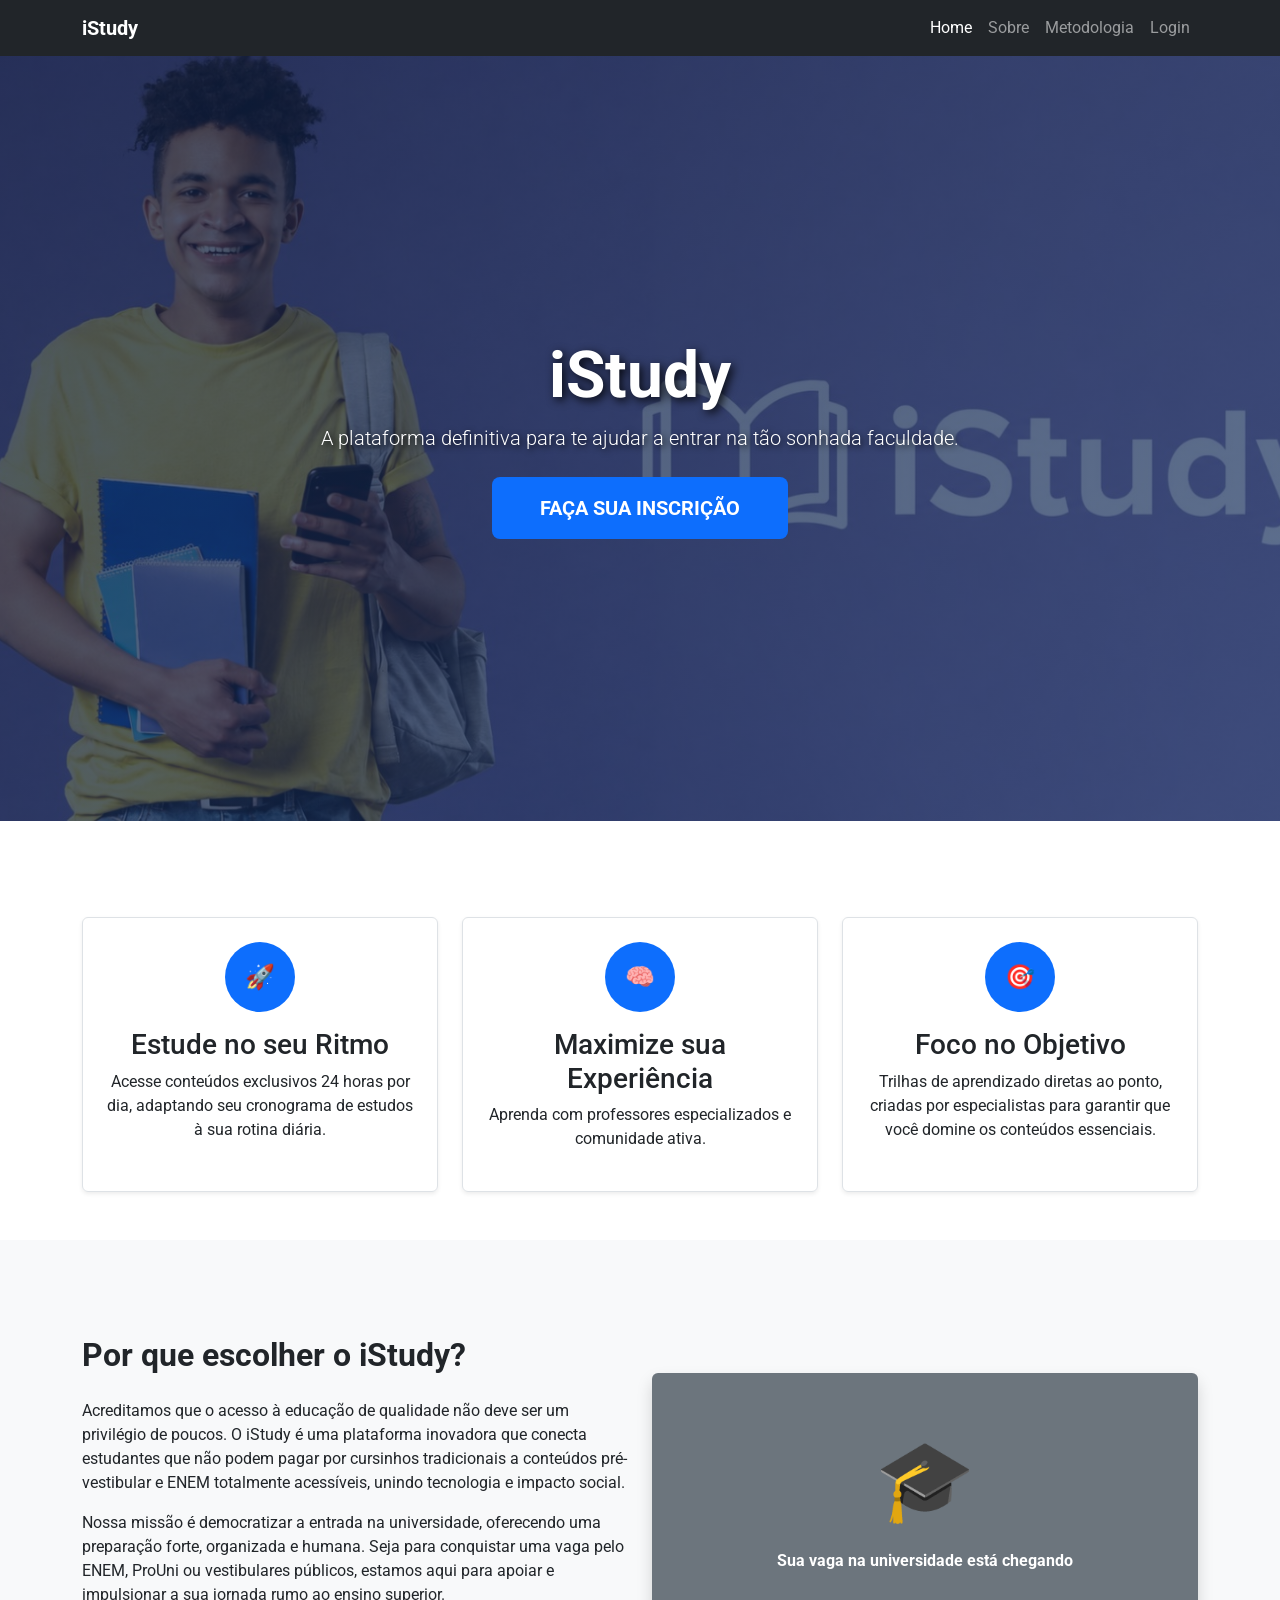
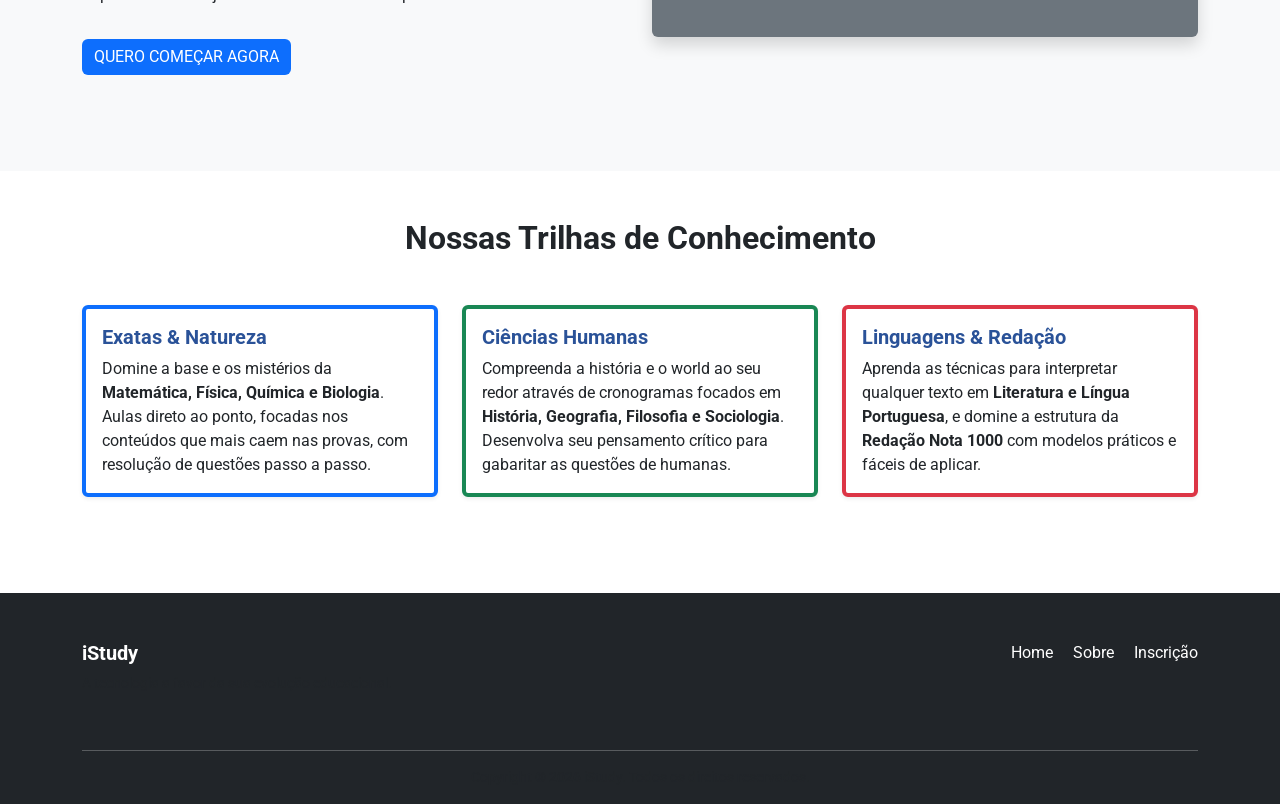
<file: index.html>
<!DOCTYPE html>
<html lang="pt-BR">
<head>
    <meta charset="UTF-8">
    <meta http-equiv="X-UA-Compatible" content="IE=edge">
    <meta name="viewport" content="width=device-width, initial-scale=1.0">
    <title>iStudy - Domine o Seu Futuro</title>
    
    <link href="https://cdn.jsdelivr.net/npm/bootstrap@5.3.0/dist/css/bootstrap.min.css" rel="stylesheet">
    <link href="https://cdnjs.cloudflare.com/ajax/libs/animate.css/4.1.1/animate.min.css" rel="stylesheet">
    
    <link rel="preconnect" href="https://fonts.googleapis.com">
    <link rel="preconnect" href="https://fonts.gstatic.com" crossorigin>
    <link href="https://fonts.googleapis.com/css2?family=Roboto:wght@300;400;700&display=swap" rel="stylesheet">
    
    <link rel="stylesheet" href="./styles/style.css">
</head>
<body>

    <nav class="navbar navbar-expand-lg navbar-dark bg-dark sticky-top">
        <div class="container">
            <a class="navbar-brand fw-bold" href="#">iStudy</a>
            <button class="navbar-toggler" type="button" data-bs-toggle="collapse" data-bs-target="#navbarNav">
                <span class="navbar-toggler-icon"></span>
            </button>
            <div class="collapse navbar-collapse" id="navbarNav">
                <ul class="navbar-nav ms-auto">
                    <li class="nav-item"><a class="nav-link active" href="#">Home</a></li>
                    <li class="nav-item"><a class="nav-link" href="#sobre">Sobre</a></li>
                    <li class="nav-item"><a class="nav-link" href="#metodologia">Metodologia</a></li>
                    <li class="nav-item"><a class="nav-link" href="login.html">Login</a></li>
                </ul>
            </div>
    </div>
    </nav>

    <header class="hero-section text-center text-white d-flex align-items-center">
        <div class="container">
            <h1 class="display-3 fw-bold animate__animated animate__fadeInDown">iStudy</h1>
            <p class="lead mb-4 animate__animated animate__fadeInUp">A plataforma definitiva para te ajudar a entrar na tão sonhada faculdade.</p>
            <a href="login.html" class="btn btn-primary btn-lg px-5 py-3 fw-bold animate__animated animate__pulse animate__infinite">FAÇA SUA INSCRIÇÃO</a>
        </div>
    </header>

    <main class="py-5">
        <section id="sobre" class="container text-center my-5">
            <div class="row g-4">
                <div class="col-lg-4">
                    <div class="p-4 border rounded shadow-sm h-100">
                        <div class="rounded-circle bg-primary text-white mx-auto d-flex align-items-center justify-content-center mb-3" style="width: 70px; height: 70px; font-size: 24px;">🚀</div>
                        <h3>Estude no seu Ritmo</h3>
                        <p>Acesse conteúdos exclusivos 24 horas por dia, adaptando seu cronograma de estudos à sua rotina diária.</p>
                    </div>
                </div>
                <div class="col-lg-4">
                    <div class="p-4 border rounded shadow-sm h-100">
                        <div class="rounded-circle bg-primary text-white mx-auto d-flex align-items-center justify-content-center mb-3" style="width: 70px; height: 70px; font-size: 24px;">🧠</div>
                        <h3>Maximize sua Experiência</h3>
                        <p>Aprenda com professores especializados e comunidade ativa.</p>
                    </div>
                </div>
                <div class="col-lg-4">
                    <div class="p-4 border rounded shadow-sm h-100">
                        <div class="rounded-circle bg-primary text-white mx-auto d-flex align-items-center justify-content-center mb-3" style="width: 70px; height: 70px; font-size: 24px;">🎯</div>
                        <h3>Foco no Objetivo</h3>
                        <p>Trilhas de aprendizado diretas ao ponto, criadas por especialistas para garantir que você domine os conteúdos essenciais.</p>
                    </div>
                </div>
            </div>
        </section>

        <section id="metodologia" class="bg-light py-5">
            <div class="container py-5">
                <div class="row align-items-center">
                    <div class="col-md-6">
                        <h2 class="fw-bold mb-4">Por que escolher o iStudy?</h2>
                        <p>
                            Acreditamos que o acesso à educação de qualidade não deve ser um privilégio de poucos. O iStudy é uma plataforma inovadora que conecta estudantes que não podem pagar por cursinhos tradicionais a conteúdos pré-vestibular e ENEM totalmente acessíveis, unindo tecnologia e impacto social.
                        </p>
                        <p>
                            Nossa missão é democratizar a entrada na universidade, oferecendo uma preparação forte, organizada e humana. Seja para conquistar uma vaga pelo ENEM, ProUni ou vestibulares públicos, estamos aqui para apoiar e impulsionar a sua jornada rumo ao ensino superior.
                        </p>
                        <a href="login.html" class="btn btn-primary mt-3">QUERO COMEÇAR AGORA</a>
                    </div>
                    <div class="col-md-6 text-center">
                        <div class="bg-secondary text-white rounded p-5 shadow">
                            <span style="font-size: 5rem;">🎓</span>
                            <p class="mt-2 fw-bold">Sua vaga na universidade está chegando</p>
                        </div>
                    </div>
                </div>
            </div>
        </section>

        <section class="trilhas-secao py-5">
            <div class="container">
                <h2 class="text-center fw-bold mb-5">Nossas Trilhas de Conhecimento</h2>
                
                <div class="trilhas-container">
                    <div class="row row-cols-1 row-cols-md-3 g-4">
                        
                        <div class="col">
                            <div class="card h-100 shadow-sm border-top border-primary border-4">
                                <div class="card-body">
                                    <h5 class="card-title fw-bold">Exatas & Natureza</h5>
                                    <p class="card-text">
                                        Domine a base e os mistérios da <strong>Matemática, Física, Química e Biologia</strong>. Aulas direto ao ponto, focadas nos conteúdos que mais caem nas provas, com resolução de questões passo a passo.
                                    </p>
                                </div>
                            </div>
                        </div>
                        
                        <div class="col">
                            <div class="card h-100 shadow-sm border-top border-success border-4">
                                <div class="card-body">
                                    <h5 class="card-title fw-bold">Ciências Humanas</h5>
                                    <p class="card-text">
                                        Compreenda a história e o world ao seu redor através de cronogramas focados em <strong>História, Geografia, Filosofia e Sociologia</strong>. Desenvolva seu pensamento crítico para gabaritar as questões de humanas.
                                    </p>
                                </div>
                            </div>
                        </div>
                        
                        <div class="col">
                            <div class="card h-100 shadow-sm border-top border-danger border-4">
                                <div class="card-body">
                                    <h5 class="card-title fw-bold">Linguagens & Redação</h5>
                                    <p class="card-text">
                                        Aprenda as técnicas para interpretar qualquer texto em <strong>Literatura e Língua Portuguesa</strong>, e domine a estrutura da <strong>Redação Nota 1000</strong> com modelos práticos e fáceis de aplicar.
                                    </p>
                                </div>
                            </div>
                        </div>
                        
                    </div>
                </div>
            </div>
        </section>
    </main>

    <footer class="bg-dark text-white pt-5 pb-3">
        <div class="container text-center text-md-start">
            <div class="row">
                <div class="col-md-6 mb-4">
                    <h5 class="fw-bold">iStudy</h5>
                    <p class="small text-muted">A tecnologia a favor da sua evolução educacional.</p>
                </div>
                <div class="col-md-6 mb-4 text-md-end">
                    <a href="#" class="text-white text-decoration-none me-3">Home</a>
                    <a href="#sobre" class="text-white text-decoration-none me-3">Sobre</a>
                    <a href="login.html" class="text-white text-decoration-none">Inscrição</a>
                </div>
            </div>
            <hr class="bg-white">
            <div class="text-center small text-muted">
                Copyright © 2026 iStudy. Todos os direitos reservados.
            </div>
        </div>
    </footer>

    <script src="https://code.jquery.com/jquery-3.6.0.min.js"></script>
    <script src="https://cdn.jsdelivr.net/npm/bootstrap@5.3.0/dist/js/bootstrap.bundle.min.js"></script>
</body>
</html>
</file>
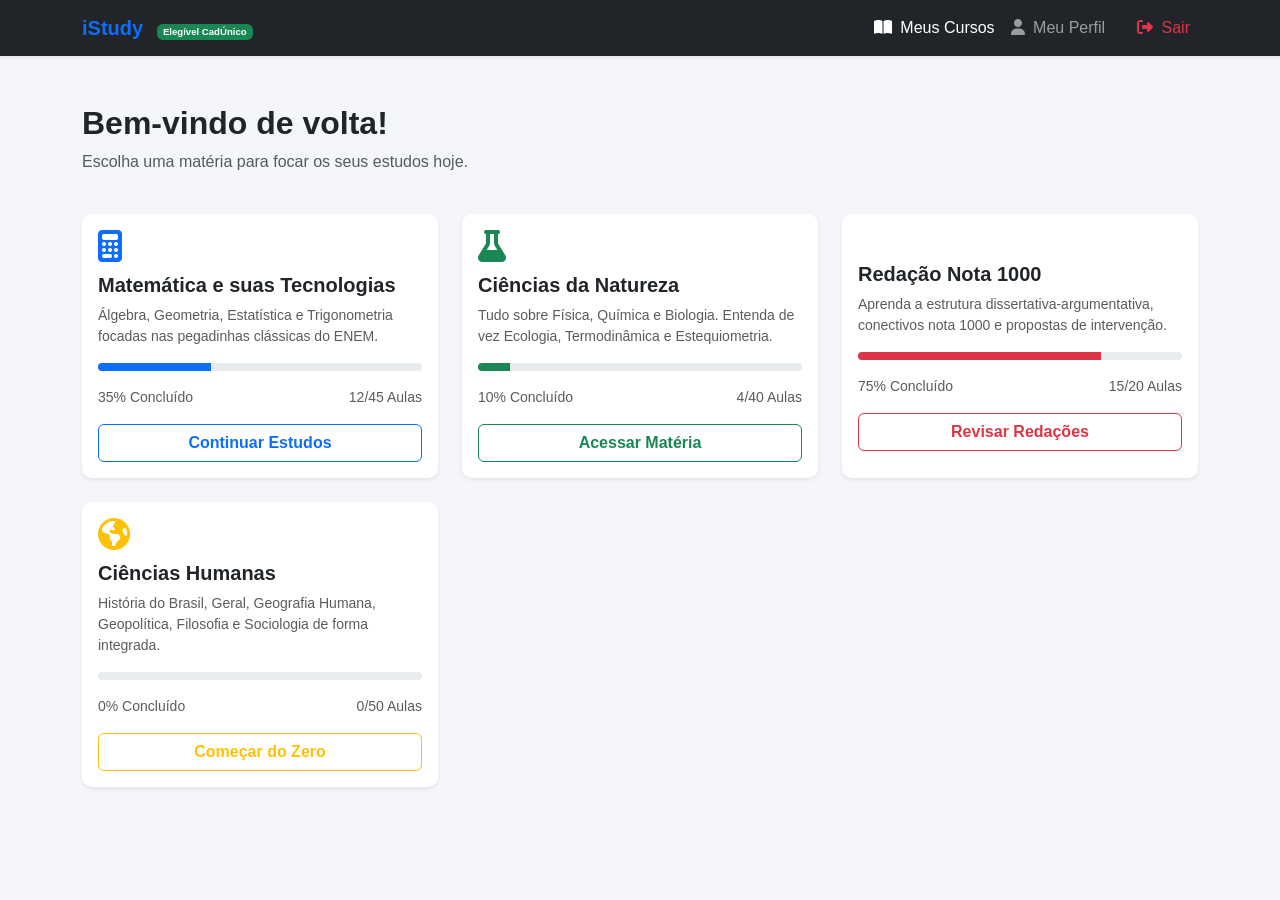
<file: dashboard.html>
<!DOCTYPE html>
<html lang="pt-BR">
<head>
    <meta charset="UTF-8">
    <meta name="viewport" content="width=device-width, initial-scale=1.0">
    <title>iStudy - Painel do Aluno</title>
    
    <link href="https://cdn.jsdelivr.net/npm/bootstrap@5.3.0/dist/css/bootstrap.min.css" rel="stylesheet">
    <link href="https://cdnjs.cloudflare.com/ajax/libs/font-awesome/6.4.0/css/all.min.css" rel="stylesheet">
    
    <style>
        body {
            background-color: #f4f6f9;
            font-family: 'Roboto', sans-serif;
        }
        .navbar-brand fw-bold {
            color: #0d6efd !important;
        }
        .card-curso {
            transition: transform 0.2s;
            border: none;
            border-radius: 10px;
        }
        .card-curso:hover {
            transform: translateY(-5px);
        }
        .avatar-perfil {
            width: 100px;
            height: 100px;
            background-color: #0d6efd;
            color: white;
            font-size: 3rem;
            display: flex;
            align-items: center;
            justify-content: center;
            border-radius: 50%;
            margin: 0 auto 15px;
        }
        .nav-link {
            cursor: pointer;
        }
    </style>
</head>
<body>

    <nav class="navbar navbar-expand-lg navbar-dark bg-dark shadow-sm">
        <div class="container">
            <a class="navbar-brand fw-bold text-primary" href="#">iStudy <span class="badge bg-success text-white small ms-2" style="font-size: 0.6rem;">Elegível CadÚnico</span></a>
            <button class="navbar-toggler" type="button" data-bs-toggle="collapse" data-bs-target="#navbarNav">
                <span class="navbar-toggler-icon"></span>
            </button>
            <div class="collapse navbar-collapse" id="navbarNav">
                <ul class="navbar-nav ms-auto">
                    <li class="nav-item">
                        <a class="nav-link active" id="aba-cursos"><i class="fa-solid fa-book-open me-1"></i> Meus Cursos</a>
                    </li>
                    <li class="nav-item">
                        <a class="nav-link" id="aba-perfil"><i class="fa-solid fa-user me-1"></i> Meu Perfil</a>
                    </li>
                    <li class="nav-item ms-lg-3">
                        <a class="nav-link text-danger" href="index.html"><i class="fa-solid fa-right-from-bracket me-1"></i> Sair</a>
                    </li>
                </ul>
            </div>
        </div>
    </nav>

    <main class="container py-5">
        
        <section id="conteudo-cursos">
            <div class="d-flex justify-content-between align-items-center mb-4">
                <div>
                    <h2 class="fw-bold">Bem-vindo de volta!</h2>
                    <p class="text-muted">Escolha uma matéria para focar os seus estudos hoje.</p>
                </div>
            </div>

            <div class="row g-4">
                <div class="col-md-6 col-lg-4">
                    <div class="card h-100 shadow-sm card-curso">
                        <div class="card-body">
                            <div class="text-primary mb-2"><i class="fa-solid fa-calculator fa-2x"></i></div>
                            <h5 class="card-title fw-bold">Matemática e suas Tecnologias</h5>
                            <p class="card-text text-muted small">Álgebra, Geometria, Estatística e Trigonometria focadas nas pegadinhas clássicas do ENEM.</p>
                            <div class="progress my-3" style="height: 8px;">
                                <div class="progress-bar bg-primary" role="progressbar" style="width: 35%"></div>
                            </div>
                            <div class="d-flex justify-content-between align-items-center small text-muted mb-3">
                                <span>35% Concluído</span>
                                <span>12/45 Aulas</span>
                            </div>
                            <button class="btn btn-outline-primary w-100 fw-bold">Continuar Estudos</button>
                        </div>
                    </div>
                </div>

                <div class="col-md-6 col-lg-4">
                    <div class="card h-100 shadow-sm card-curso">
                        <div class="card-body">
                            <div class="text-success mb-2"><i class="fa-solid fa-flask fa-2x"></i></div>
                            <h5 class="card-title fw-bold">Ciências da Natureza</h5>
                            <p class="card-text text-muted small">Tudo sobre Física, Química e Biologia. Entenda de vez Ecologia, Termodinâmica e Estequiometria.</p>
                            <div class="progress my-3" style="height: 8px;">
                                <div class="progress-bar bg-success" role="progressbar" style="width: 10%"></div>
                            </div>
                            <div class="d-flex justify-content-between align-items-center small text-muted mb-3">
                                <span>10% Concluído</span>
                                <span>4/40 Aulas</span>
                            </div>
                            <button class="btn btn-outline-success w-100 fw-bold">Acessar Matéria</button>
                        </div>
                    </div>
                </div>

                <div class="col-md-6 col-lg-4">
                    <div class="card h-100 shadow-sm card-curso">
                        <div class="card-body">
                            <div class="text-danger mb-2"><i class="fa-solid fa-pen-feather fa-2x"></i></div>
                            <h5 class="card-title fw-bold">Redação Nota 1000</h5>
                            <p class="card-text text-muted small">Aprenda a estrutura dissertativa-argumentativa, conectivos nota 1000 e propostas de intervenção.</p>
                            <div class="progress my-3" style="height: 8px;">
                                <div class="progress-bar bg-danger" role="progressbar" style="width: 75%"></div>
                            </div>
                            <div class="d-flex justify-content-between align-items-center small text-muted mb-3">
                                <span>75% Concluído</span>
                                <span>15/20 Aulas</span>
                            </div>
                            <button class="btn btn-outline-danger w-100 fw-bold">Revisar Redações</button>
                        </div>
                    </div>
                </div>

                <div class="col-md-6 col-lg-4">
                    <div class="card h-100 shadow-sm card-curso">
                        <div class="card-body">
                            <div class="text-warning mb-2"><i class="fa-solid fa-earth-americas fa-2x"></i></div>
                            <h5 class="card-title fw-bold">Ciências Humanas</h5>
                            <p class="card-text text-muted small">História do Brasil, Geral, Geografia Humana, Geopolítica, Filosofia e Sociologia de forma integrada.</p>
                            <div class="progress my-3" style="height: 8px;">
                                <div class="progress-bar bg-warning" role="progressbar" style="width: 0%"></div>
                            </div>
                            <div class="d-flex justify-content-between align-items-center small text-muted mb-3">
                                <span>0% Concluído</span>
                                <span>0/50 Aulas</span>
                            </div>
                            <button class="btn btn-outline-warning w-100 fw-bold">Começar do Zero</button>
                        </div>
                    </div>
                </div>
            </div>
        </section>

        <section id="conteudo-perfil" class="d-none">
            <h2 class="fw-bold mb-4">Configurações do Perfil</h2>
            
            <div class="row g-4">
                <div class="col-md-4 text-center">
                    <div class="card p-4 shadow-sm border-0">
                        <div class="avatar-perfil">
                            <i class="fa-solid fa-user-graduate"></i>
                        </div>
                        <h5 class="fw-bold mb-1" id="perfil-nome-exibicao">Estudante iStudy</h5>
                        <p class="text-muted small">Aluno Pré-Vestibular</p>
                        <hr>
                        <div class="text-start small">
                            <p class="mb-1"><strong>Status social:</strong> <span class="badge bg-success">Validado via CadÚnico</span></p>
                            <p class="mb-0"><strong>Inscrição ativa desde:</strong> 2026</p>
                        </div>
                    </div>
                </div>

                <div class="col-md-8">
                    <div class="card p-4 shadow-sm border-0">
                        <h5 class="fw-bold mb-4">Dados Pessoais</h5>
                        <form id="form-perfil">
                            <div class="row g-3">
                                <div class="col-md-6">
                                    <label class="form-label small fw-bold">Nome Completo</label>
                                    <input type="text" class="form-control" value="Estudante de Baixa Renda Exemplo">
                                </div>
                                <div class="col-md-6">
                                    <label class="form-label small fw-bold">E-mail</label>
                                    <input type="email" class="form-control" value="estudante@exemplo.com">
                                </div>
                                <div class="col-md-6">
                                    <label class="form-label small fw-bold">CPF (Protegido pela API)</label>
                                    <input type="text" class="form-control" value="***.***.***-**" disabled>
                                </div>
                                <div class="col-md-6">
                                    <label class="form-label small fw-bold">Nova Senha</label>
                                    <input type="password" class="form-control" placeholder="Digite apenas se quiser alterar">
                                </div>
                            </div>
                            <hr class="my-4">
                            <button type="submit" class="btn btn-primary fw-bold px-4">Salvar Alterações</button>
                        </form>
                    </div>
                </div>
            </div>
        </section>

    </main>

    <script src="https://code.jquery.com/jquery-3.6.0.min.js"></script>
    <script src="https://cdn.jsdelivr.net/npm/bootstrap@5.3.0/dist/js/bootstrap.bundle.min.js"></script>
    
    <script>
        $(document).ready(function() {
            
            // Clique na aba Cursos
            $('#aba-cursos').click(function() {
                $('.nav-link').removeClass('active');
                $(this).addClass('active');
                
                $('#conteudo-perfil').addClass('d-none');
                $('#conteudo-cursos').removeClass('d-none');
            });

            // Clique na aba Perfil
            $('#aba-perfil').click(function() {
                $('.nav-link').removeClass('active');
                $(this).addClass('active');
                
                $('#conteudo-cursos').addClass('d-none');
                $('#conteudo-perfil').removeClass('d-none');
            });

            // Simulação de salvar o perfil
            $('#form-perfil').submit(function(e) {
                e.preventDefault();
                alert('Alterações salvas com sucesso no banco de dados!');
            });
        });
    </script>
</body>
</html>
</file>
<file: styles/style.css>
body {
    font-family: 'Roboto', sans-serif;
}

.hero-section {
    background: linear-gradient(135deg, rgba(15, 32, 67, 0.75) 0%, rgba(27, 53, 98, 0.7) 100%), url('../images/caixoteHero.jpeg');
    
    background-size: cover;
    background-position: center;
    background-repeat: no-repeat;
    
    
    min-height: 85vh; 
    padding: 180px 0; 
}

.card-title {
    color: #2a5298;
}

.btn-primary {
    background-color: #0d6efd;
    border: none;
}

.btn-primary:hover {
    background-color: #0b5ed7;
}

.hero-section h1 {
    text-shadow: 3px 3px 10px rgba(0, 0, 0, 0.85);
}

.hero-section p {
    text-shadow: 2px 2px 6px rgba(0, 0, 0, 0.9);
}
</file>
